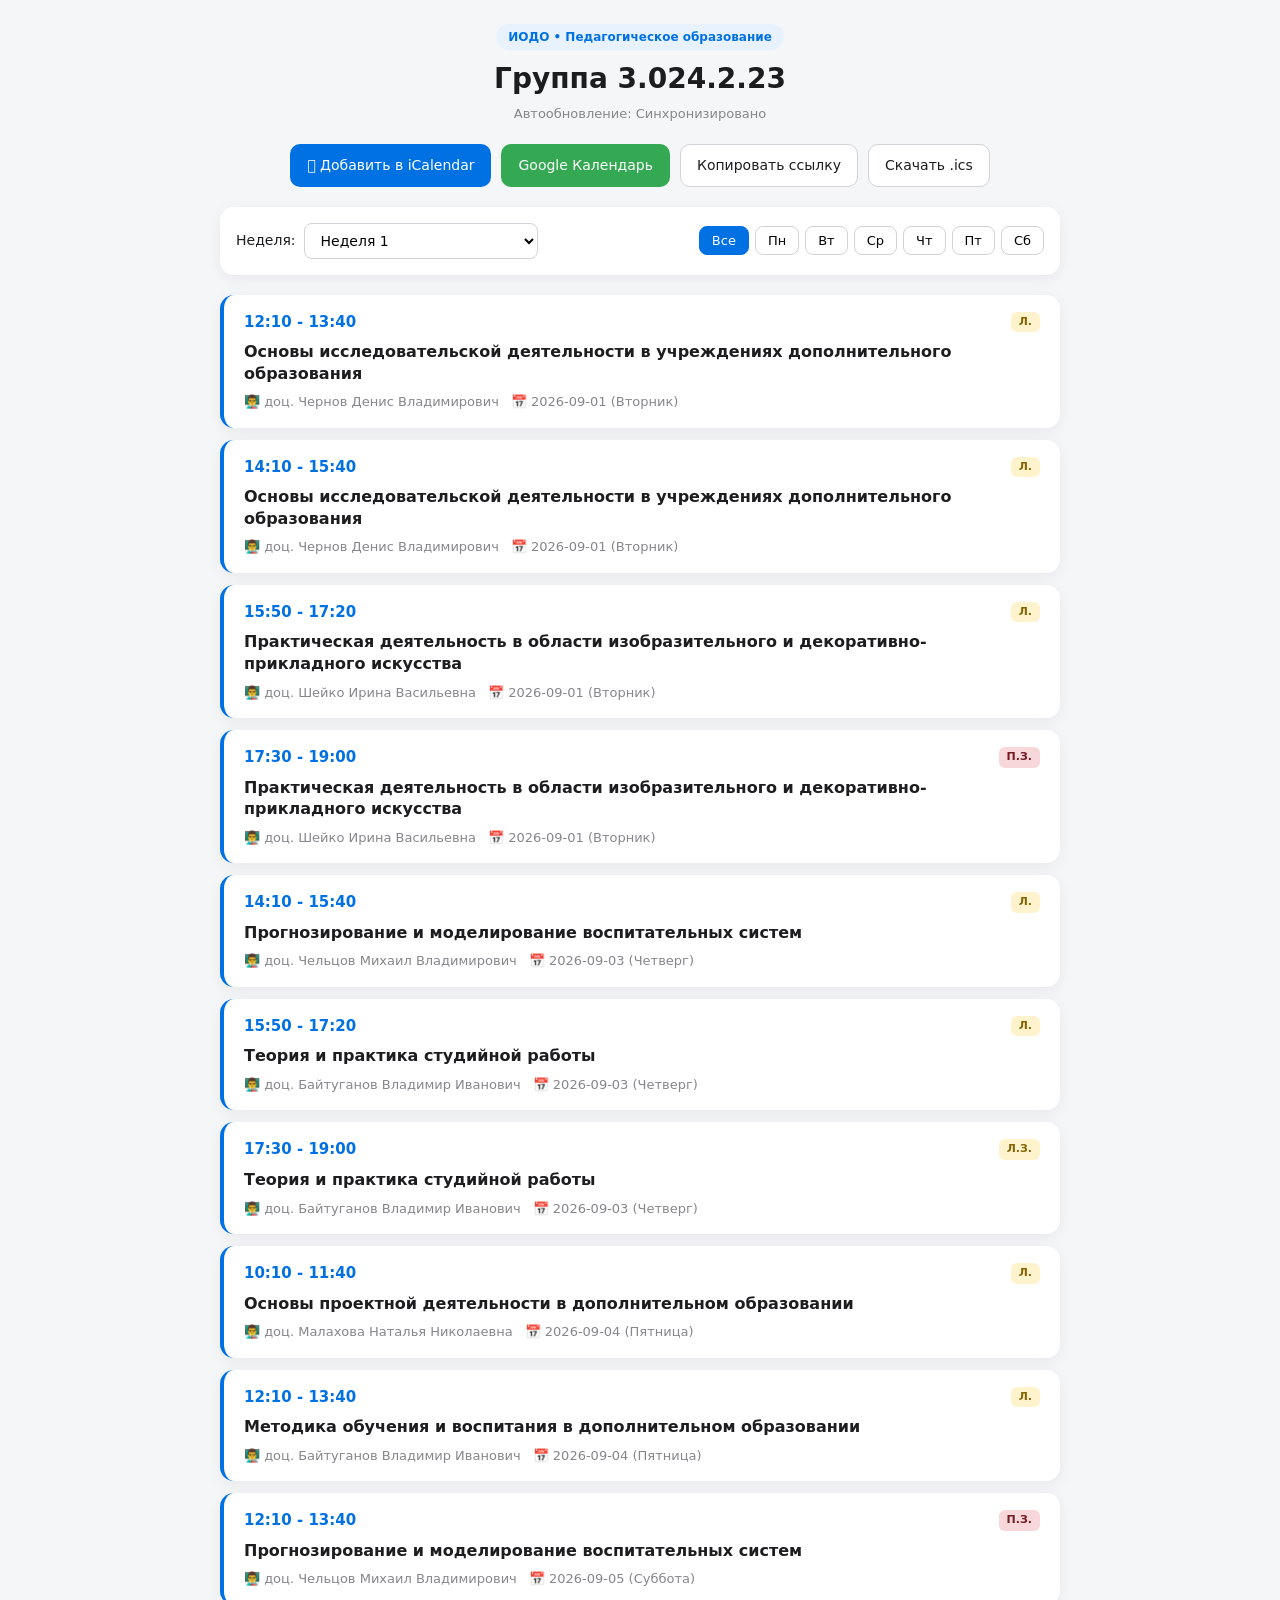
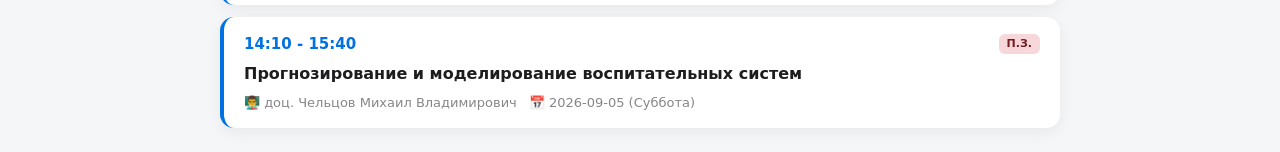
<file: index.html>
<!DOCTYPE html>
<html lang="ru">
<head>
  <meta charset="UTF-8">
  <meta name="viewport" content="width=device-width, initial-scale=1.0">
  <title>Расписание НГПУ — Группа 3.024.2.23</title>
  <link rel="stylesheet" href="style.css">
</head>
<body>
  <div class="app-container">
    <header class="header">
      <div class="badge">ИОДО • Педагогическое образование</div>
      <h1>Группа 3.024.2.23</h1>
      <p class="status">Автообновление: <span id="update-status">Синхронизировано</span></p>
    </header>

    <section class="actions-panel">
      <a id="btn-apple" class="btn btn-primary" href="schedule-nspu.ics"> Добавить в iCalendar</a>
      <a id="btn-google" class="btn btn-secondary" href="https://calendar.google.com/calendar/render" target="_blank" rel="noopener">Google Календарь</a>
      <button id="btn-copy" class="btn btn-outline" type="button">Копировать ссылку</button>
      <a id="btn-download" class="btn btn-outline" href="schedule-nspu.ics" download>Скачать .ics</a>
    </section>

    <section class="filter-panel">
      <div class="filter-group">
        <label for="week-select">Неделя:</label>
        <select id="week-select" class="select-input">
          <option value="1">Неделя 1</option>
          <option value="2">Неделя 2</option>
          <option value="3">Неделя 3</option>
          <option value="4">Неделя 4</option>
          <option value="5">Неделя 5</option>
          <option value="6">Неделя 6</option>
          <option value="7">Неделя 7</option>
          <option value="8">Неделя 8</option>
          <option value="9">Неделя 9</option>
          <option value="10">Неделя 10</option>
          <option value="11">Неделя 11</option>
          <option value="12">Неделя 12</option>
          <option value="13">Неделя 13</option>
          <option value="session">Экзаменационная сессия</option>
        </select>
      </div>
      <div class="days-bar" id="days-filter">
        <button class="day-btn active" data-day="all">Все</button>
        <button class="day-btn" data-day="Пн">Пн</button>
        <button class="day-btn" data-day="Вт">Вт</button>
        <button class="day-btn" data-day="Ср">Ср</button>
        <button class="day-btn" data-day="Чт">Чт</button>
        <button class="day-btn" data-day="Пт">Пт</button>
        <button class="day-btn" data-day="Сб">Сб</button>
      </div>
    </section>

    <main id="schedule-container" class="cards-grid">
      <div class="loading">Загрузка расписания...</div>
    </main>

    <div id="toast" class="toast">Ссылка скопирована!</div>
  </div>
  <script src="app.js"></script>
</body>
</html>
</file>
<file: style.css>
:root {
  --bg: #f5f6f8; --card: #ffffff; --text: #1d1d1f; --sub: #86868b;
  --primary: #0071e3; --primary-hover: #0077ed; --border: #d2d2d7;
  --radius: 14px; --shadow: 0 4px 16px rgba(0, 0, 0, 0.06);
}
* { box-sizing: border-box; margin: 0; padding: 0; font-family: system-ui, -apple-system, sans-serif; }
body { background: var(--bg); color: var(--text); padding: 24px 16px; line-height: 1.5; }
.app-container { max-width: 840px; margin: 0 auto; display: flex; flex-direction: column; gap: 20px; }
.header { text-align: center; }
.badge { display: inline-block; font-size: 12px; font-weight: 600; color: var(--primary); background: #e8f2fe; padding: 4px 12px; border-radius: 20px; margin-bottom: 8px; }
h1 { font-size: 28px; font-weight: 700; }
.status { font-size: 13px; color: var(--sub); margin-top: 4px; }
.actions-panel { display: flex; flex-wrap: wrap; gap: 10px; justify-content: center; }
.btn { display: inline-flex; align-items: center; justify-content: center; padding: 10px 16px; border-radius: 10px; font-size: 14px; font-weight: 500; text-decoration: none; border: 1px solid transparent; cursor: pointer; transition: all .2s ease; }
.btn-primary { background: var(--primary); color: #ffffff; }
.btn-primary:hover { background: var(--primary-hover); }
.btn-secondary { background: #34a853; color: #ffffff; }
.btn-outline { background: var(--card); border-color: var(--border); color: var(--text); }
.btn-outline:hover { background: #e5e5ea; }
.filter-panel { background: var(--card); padding: 16px; border-radius: var(--radius); box-shadow: var(--shadow); display: flex; flex-wrap: wrap; gap: 14px; align-items: center; justify-content: space-between; }
.filter-group { display: flex; align-items: center; gap: 8px; font-weight: 500; font-size: 14px; }
.select-input { padding: 8px 12px; border-radius: 8px; border: 1px solid var(--border); background: #ffffff; font-size: 14px; outline: none; }
.days-bar { display: flex; gap: 6px; flex-wrap: wrap; }
.day-btn { padding: 6px 12px; border-radius: 8px; border: 1px solid var(--border); background: #ffffff; cursor: pointer; font-size: 13px; font-weight: 500; transition: all .15s ease; }
.day-btn.active, .day-btn:hover { background: var(--primary); color: #ffffff; border-color: var(--primary); }
.cards-grid { display: flex; flex-direction: column; gap: 12px; }
.card { background: var(--card); padding: 16px 20px; border-radius: var(--radius); box-shadow: var(--shadow); display: flex; flex-direction: column; gap: 8px; border-left: 4px solid var(--primary); }
.card-header { display: flex; justify-content: space-between; align-items: center; }
.lesson-time { font-weight: 700; font-size: 15px; color: var(--primary); }
.lesson-type { font-size: 11px; font-weight: 600; padding: 2px 8px; border-radius: 6px; text-transform: uppercase; }
.type-lec { background: #fff3cd; color: #856404; }
.type-prac { background: #d4edda; color: #155724; }
.type-exam { background: #f8d7da; color: #721c24; }
.lesson-title { font-size: 16px; font-weight: 600; line-height: 1.35; }
.lesson-meta { font-size: 13px; color: var(--sub); display: flex; gap: 12px; flex-wrap: wrap; }
.toast { position: fixed; bottom: 24px; left: 50%; transform: translateX(-50%) translateY(100px); background: #1d1d1f; color: #ffffff; padding: 12px 24px; border-radius: 30px; font-size: 14px; box-shadow: 0 8px 24px rgba(0,0,0,0.2); opacity: 0; pointer-events: none; transition: all .3s cubic-bezier(0.16, 1, 0.3, 1); z-index: 1000; }
.toast.show { transform: translateX(-50%) translateY(0); opacity: 1; }
@media (max-width: 600px) {
  body { padding: 16px 12px; }
  h1 { font-size: 22px; }
  .filter-panel { flex-direction: column; align-items: stretch; }
  .btn { flex: 1 1 100%; }
}
</file>
